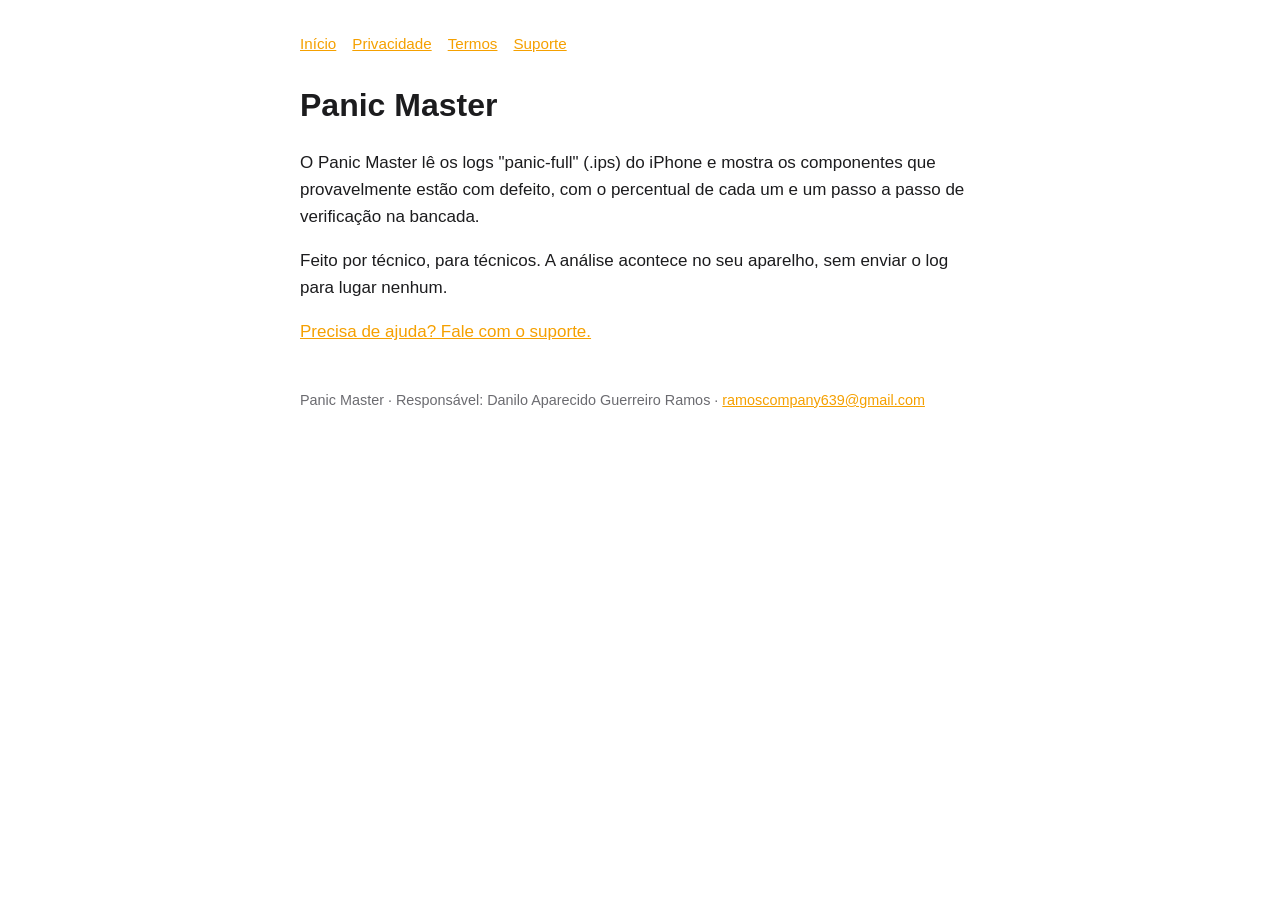
<file: index.html>
<!doctype html><html lang="pt-BR"><head><meta charset="utf-8"><meta name="viewport" content="width=device-width,initial-scale=1"><title>Panic Master · Panic Master</title><link rel="stylesheet" href="style.css"></head><body><main><nav><a href="index.html">Início</a><a href="privacidade.html">Privacidade</a><a href="termos.html">Termos</a><a href="suporte.html">Suporte</a></nav><h1>Panic Master</h1><p>O Panic Master lê os logs "panic-full" (.ips) do iPhone e mostra os componentes que provavelmente estão com defeito, com o percentual de cada um e um passo a passo de verificação na bancada.</p>
<p>Feito por técnico, para técnicos. A análise acontece no seu aparelho, sem enviar o log para lugar nenhum.</p>
<p><a href="suporte.html">Precisa de ajuda? Fale com o suporte.</a></p><footer>Panic Master · Responsável: Danilo Aparecido Guerreiro Ramos · <a href="mailto:ramoscompany639@gmail.com">ramoscompany639@gmail.com</a></footer></main></body></html>
</file>
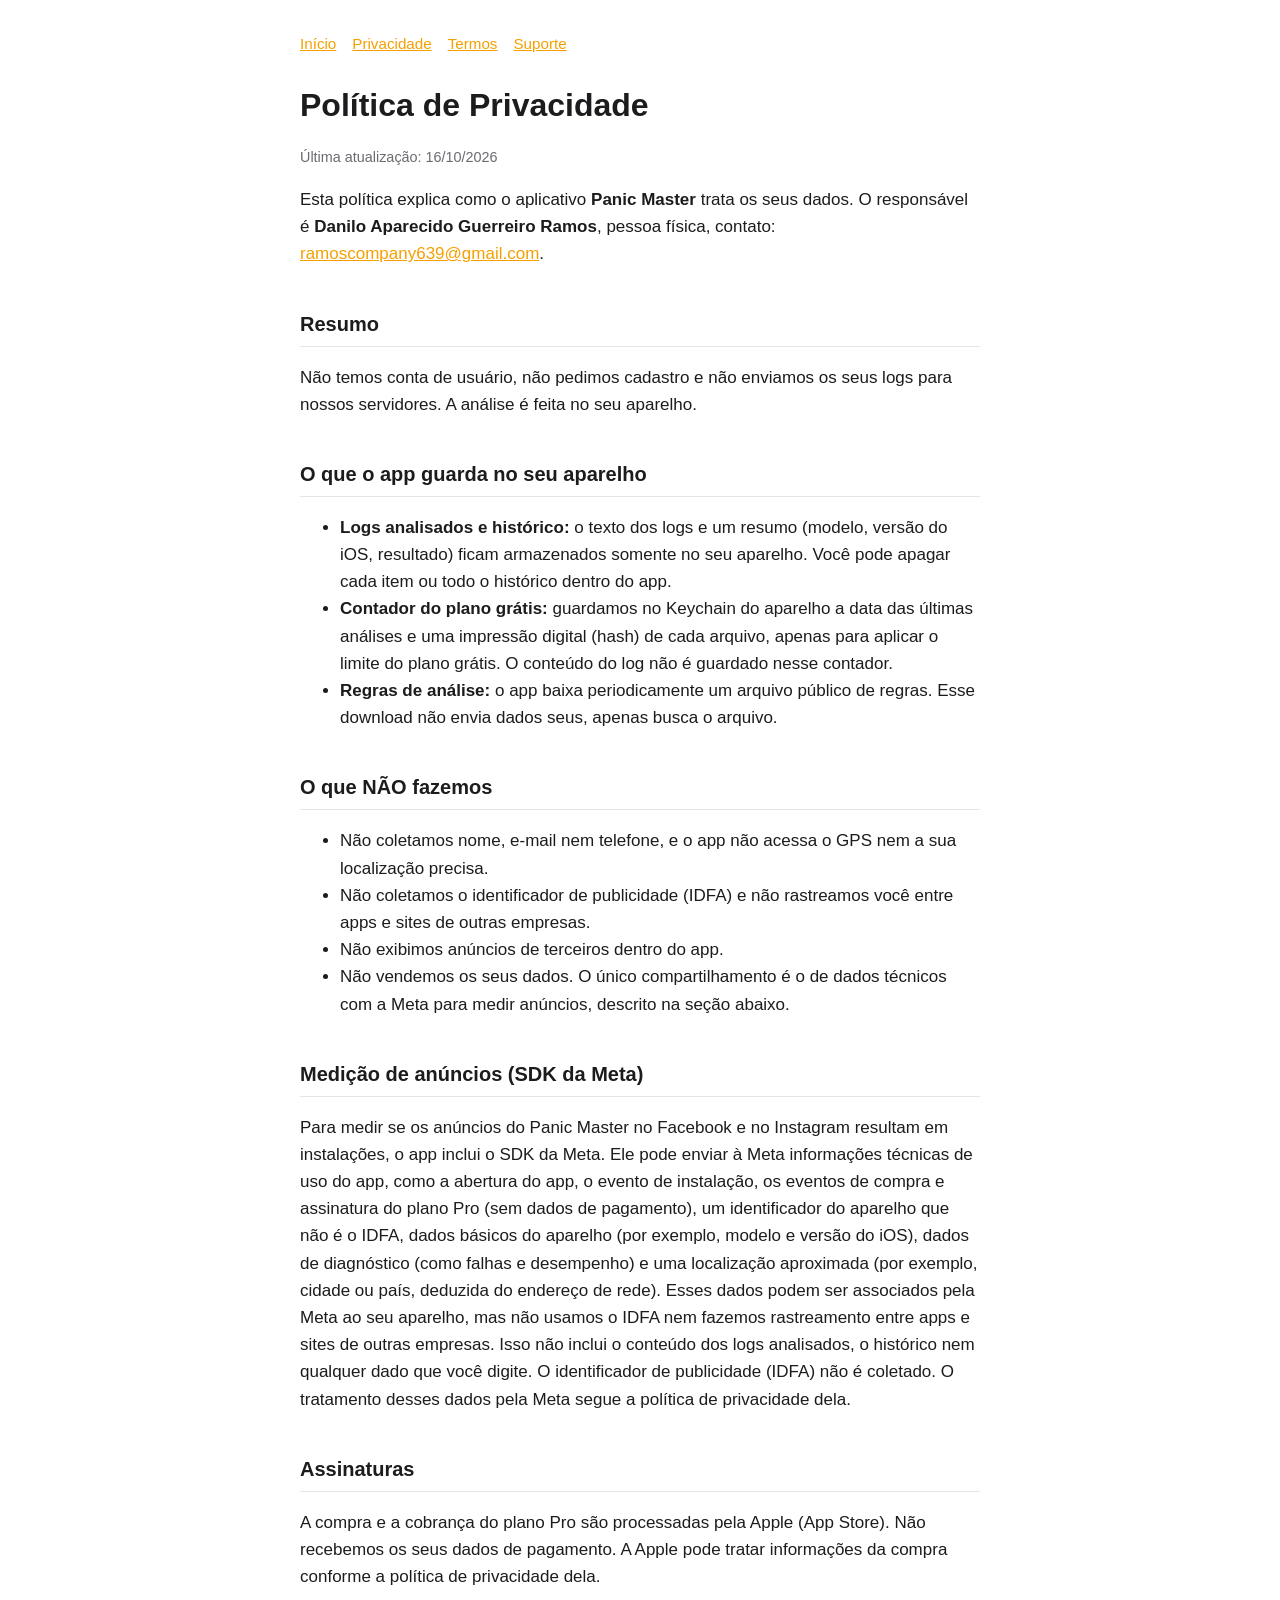
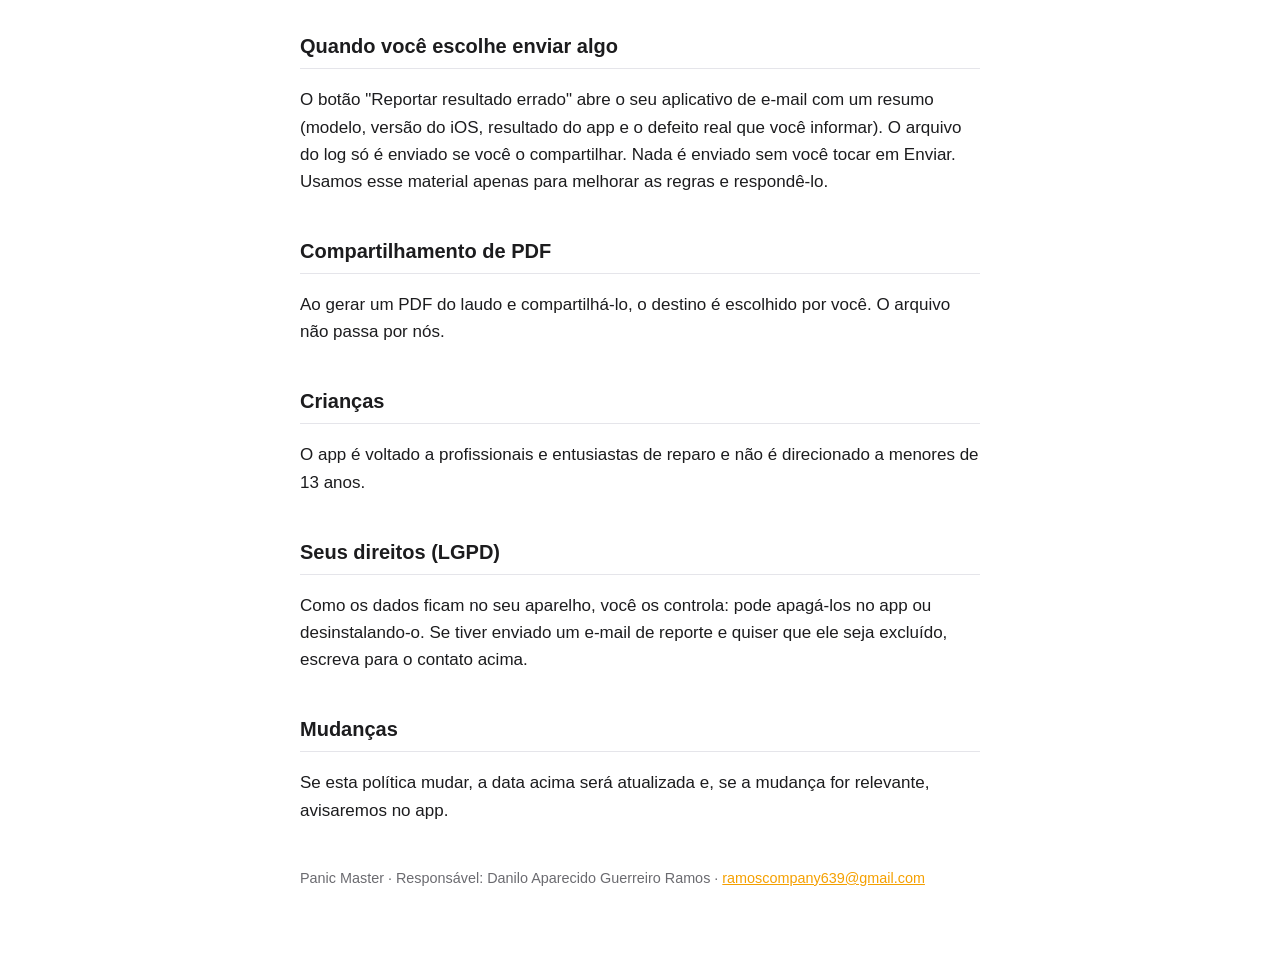
<file: privacidade.html>
<!doctype html><html lang="pt-BR"><head><meta charset="utf-8"><meta name="viewport" content="width=device-width,initial-scale=1"><title>Política de Privacidade · Panic Master</title><link rel="stylesheet" href="style.css"></head><body><main><nav><a href="index.html">Início</a><a href="privacidade.html">Privacidade</a><a href="termos.html">Termos</a><a href="suporte.html">Suporte</a></nav><h1>Política de Privacidade</h1><p class="mut">Última atualização: 16/10/2026</p>
<p>Esta política explica como o aplicativo <strong>Panic Master</strong> trata os seus dados. O responsável é <strong>Danilo Aparecido Guerreiro Ramos</strong>, pessoa física, contato: <a href="mailto:ramoscompany639@gmail.com">ramoscompany639@gmail.com</a>.</p>
<h2>Resumo</h2>
<p>Não temos conta de usuário, não pedimos cadastro e não enviamos os seus logs para nossos servidores. A análise é feita no seu aparelho.</p>
<h2>O que o app guarda no seu aparelho</h2>
<ul>
<li><strong>Logs analisados e histórico:</strong> o texto dos logs e um resumo (modelo, versão do iOS, resultado) ficam armazenados somente no seu aparelho. Você pode apagar cada item ou todo o histórico dentro do app.</li>
<li><strong>Contador do plano grátis:</strong> guardamos no Keychain do aparelho a data das últimas análises e uma impressão digital (hash) de cada arquivo, apenas para aplicar o limite do plano grátis. O conteúdo do log não é guardado nesse contador.</li>
<li><strong>Regras de análise:</strong> o app baixa periodicamente um arquivo público de regras. Esse download não envia dados seus, apenas busca o arquivo.</li>
</ul>
<h2>O que NÃO fazemos</h2>
<ul>
<li>Não coletamos nome, e-mail nem telefone, e o app não acessa o GPS nem a sua localização precisa.</li>
<li>Não coletamos o identificador de publicidade (IDFA) e não rastreamos você entre apps e sites de outras empresas.</li>
<li>Não exibimos anúncios de terceiros dentro do app.</li>
<li>Não vendemos os seus dados. O único compartilhamento é o de dados técnicos com a Meta para medir anúncios, descrito na seção abaixo.</li>
</ul>
<h2>Medição de anúncios (SDK da Meta)</h2>
<p>Para medir se os anúncios do Panic Master no Facebook e no Instagram resultam em instalações, o app inclui o SDK da Meta. Ele pode enviar à Meta informações técnicas de uso do app, como a abertura do app, o evento de instalação, os eventos de compra e assinatura do plano Pro (sem dados de pagamento), um identificador do aparelho que não é o IDFA, dados básicos do aparelho (por exemplo, modelo e versão do iOS), dados de diagnóstico (como falhas e desempenho) e uma localização aproximada (por exemplo, cidade ou país, deduzida do endereço de rede). Esses dados podem ser associados pela Meta ao seu aparelho, mas não usamos o IDFA nem fazemos rastreamento entre apps e sites de outras empresas. Isso não inclui o conteúdo dos logs analisados, o histórico nem qualquer dado que você digite. O identificador de publicidade (IDFA) não é coletado. O tratamento desses dados pela Meta segue a política de privacidade dela.</p>
<h2>Assinaturas</h2>
<p>A compra e a cobrança do plano Pro são processadas pela Apple (App Store). Não recebemos os seus dados de pagamento. A Apple pode tratar informações da compra conforme a política de privacidade dela.</p>
<h2>Quando você escolhe enviar algo</h2>
<p>O botão "Reportar resultado errado" abre o seu aplicativo de e-mail com um resumo (modelo, versão do iOS, resultado do app e o defeito real que você informar). O arquivo do log só é enviado se você o compartilhar. Nada é enviado sem você tocar em Enviar. Usamos esse material apenas para melhorar as regras e respondê-lo.</p>
<h2>Compartilhamento de PDF</h2>
<p>Ao gerar um PDF do laudo e compartilhá-lo, o destino é escolhido por você. O arquivo não passa por nós.</p>
<h2>Crianças</h2>
<p>O app é voltado a profissionais e entusiastas de reparo e não é direcionado a menores de 13 anos.</p>
<h2>Seus direitos (LGPD)</h2>
<p>Como os dados ficam no seu aparelho, você os controla: pode apagá-los no app ou desinstalando-o. Se tiver enviado um e-mail de reporte e quiser que ele seja excluído, escreva para o contato acima.</p>
<h2>Mudanças</h2>
<p>Se esta política mudar, a data acima será atualizada e, se a mudança for relevante, avisaremos no app.</p><footer>Panic Master · Responsável: Danilo Aparecido Guerreiro Ramos · <a href="mailto:ramoscompany639@gmail.com">ramoscompany639@gmail.com</a></footer></main></body></html>
</file>
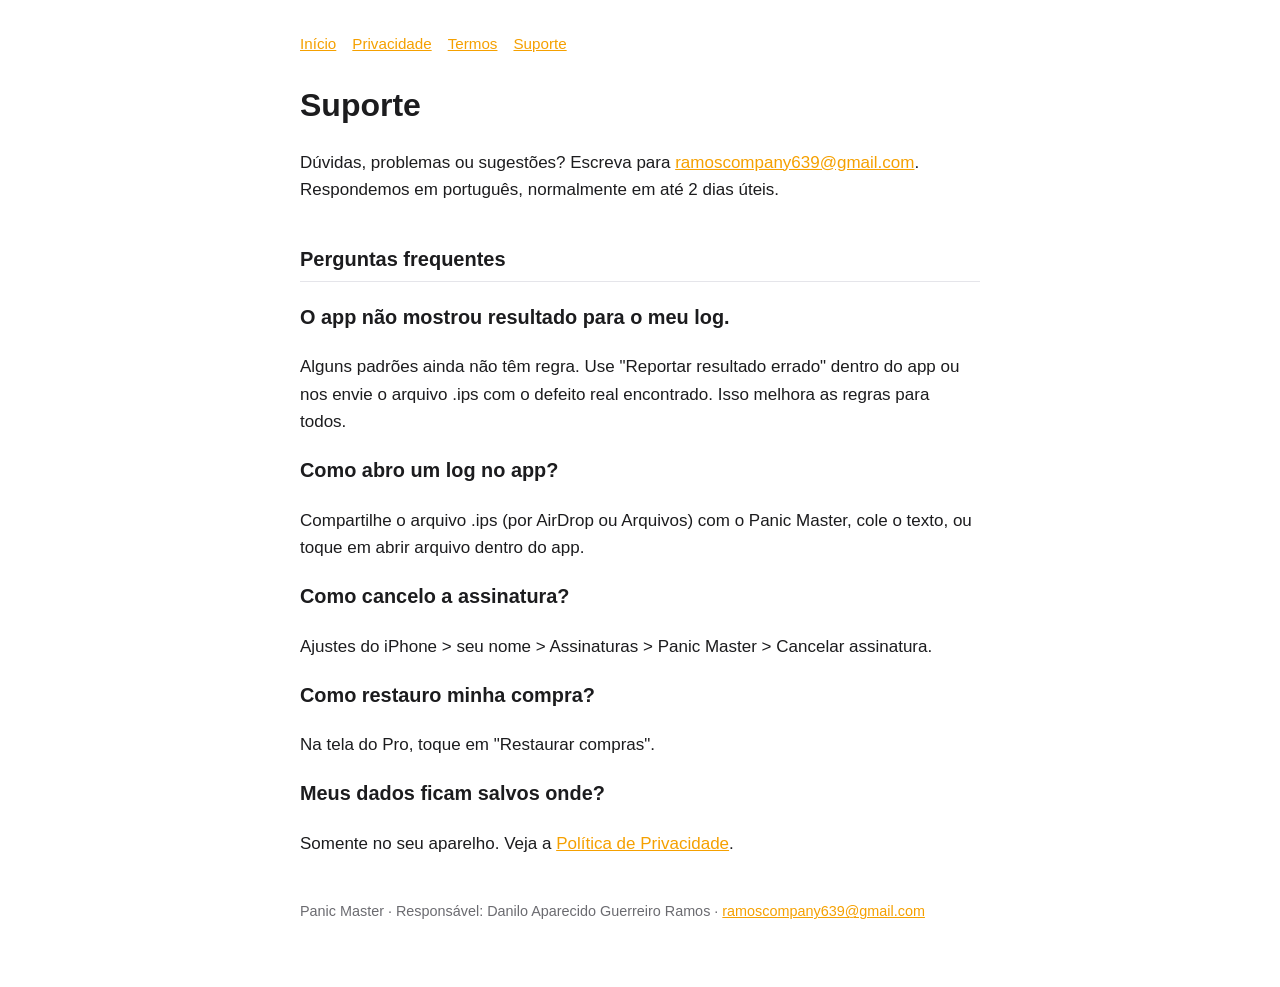
<file: suporte.html>
<!doctype html><html lang="pt-BR"><head><meta charset="utf-8"><meta name="viewport" content="width=device-width,initial-scale=1"><title>Suporte · Panic Master</title><link rel="stylesheet" href="style.css"></head><body><main><nav><a href="index.html">Início</a><a href="privacidade.html">Privacidade</a><a href="termos.html">Termos</a><a href="suporte.html">Suporte</a></nav><h1>Suporte</h1><p>Dúvidas, problemas ou sugestões? Escreva para <a href="mailto:ramoscompany639@gmail.com">ramoscompany639@gmail.com</a>. Respondemos em português, normalmente em até 2 dias úteis.</p>
<h2>Perguntas frequentes</h2>
<h3>O app não mostrou resultado para o meu log.</h3>
<p>Alguns padrões ainda não têm regra. Use "Reportar resultado errado" dentro do app ou nos envie o arquivo .ips com o defeito real encontrado. Isso melhora as regras para todos.</p>
<h3>Como abro um log no app?</h3>
<p>Compartilhe o arquivo .ips (por AirDrop ou Arquivos) com o Panic Master, cole o texto, ou toque em abrir arquivo dentro do app.</p>
<h3>Como cancelo a assinatura?</h3>
<p>Ajustes do iPhone > seu nome > Assinaturas > Panic Master > Cancelar assinatura.</p>
<h3>Como restauro minha compra?</h3>
<p>Na tela do Pro, toque em "Restaurar compras".</p>
<h3>Meus dados ficam salvos onde?</h3>
<p>Somente no seu aparelho. Veja a <a href="privacidade.html">Política de Privacidade</a>.</p><footer>Panic Master · Responsável: Danilo Aparecido Guerreiro Ramos · <a href="mailto:ramoscompany639@gmail.com">ramoscompany639@gmail.com</a></footer></main></body></html>
</file>
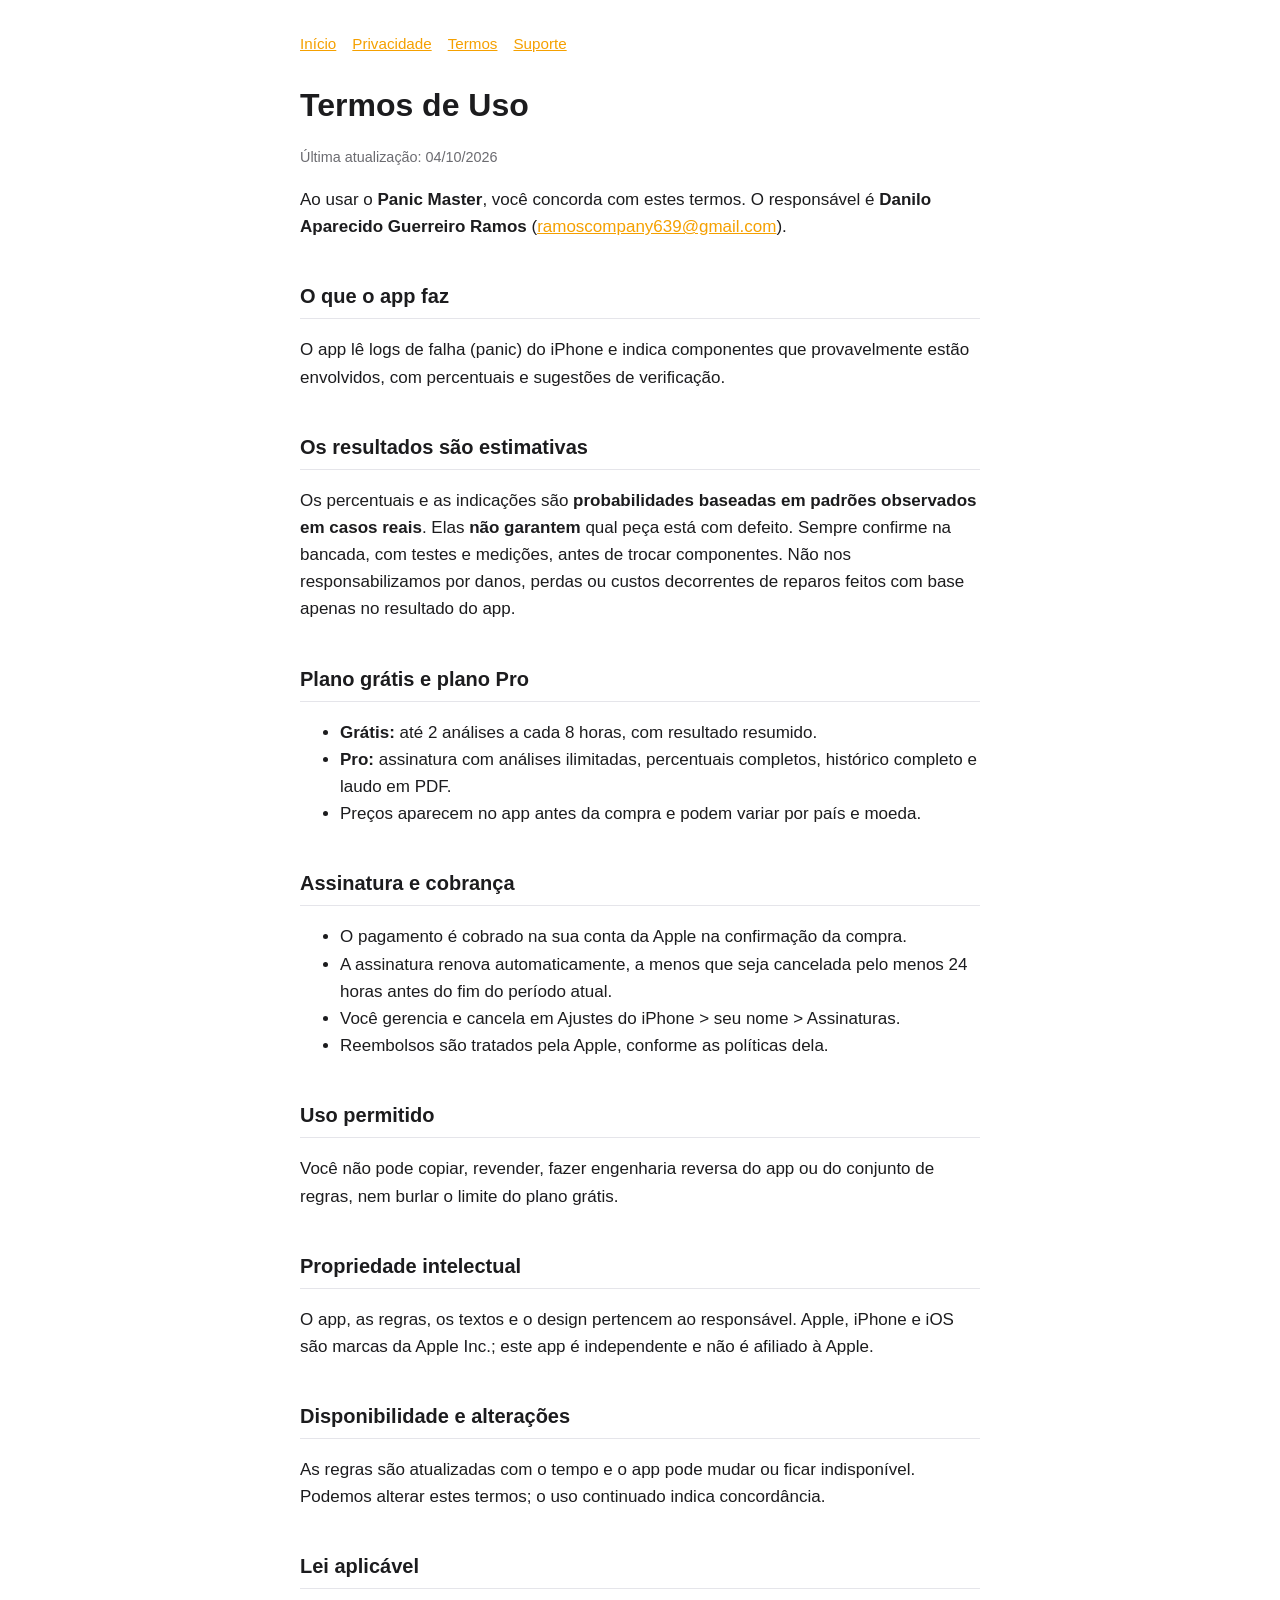
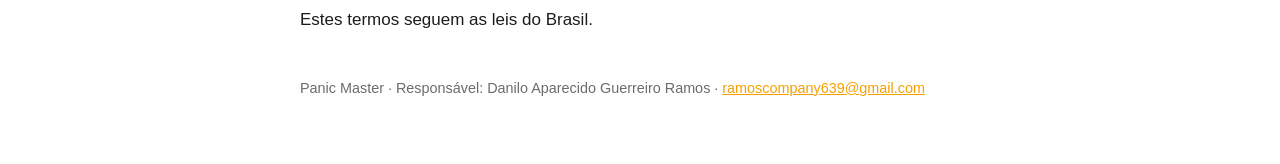
<file: termos.html>
<!doctype html><html lang="pt-BR"><head><meta charset="utf-8"><meta name="viewport" content="width=device-width,initial-scale=1"><title>Termos de Uso · Panic Master</title><link rel="stylesheet" href="style.css"></head><body><main><nav><a href="index.html">Início</a><a href="privacidade.html">Privacidade</a><a href="termos.html">Termos</a><a href="suporte.html">Suporte</a></nav><h1>Termos de Uso</h1><p class="mut">Última atualização: 04/10/2026</p>
<p>Ao usar o <strong>Panic Master</strong>, você concorda com estes termos. O responsável é <strong>Danilo Aparecido Guerreiro Ramos</strong> (<a href="mailto:ramoscompany639@gmail.com">ramoscompany639@gmail.com</a>).</p>
<h2>O que o app faz</h2>
<p>O app lê logs de falha (panic) do iPhone e indica componentes que provavelmente estão envolvidos, com percentuais e sugestões de verificação.</p>
<h2>Os resultados são estimativas</h2>
<p>Os percentuais e as indicações são <strong>probabilidades baseadas em padrões observados em casos reais</strong>. Elas <strong>não garantem</strong> qual peça está com defeito. Sempre confirme na bancada, com testes e medições, antes de trocar componentes. Não nos responsabilizamos por danos, perdas ou custos decorrentes de reparos feitos com base apenas no resultado do app.</p>
<h2>Plano grátis e plano Pro</h2>
<ul>
<li><strong>Grátis:</strong> até 2 análises a cada 8 horas, com resultado resumido.</li>
<li><strong>Pro:</strong> assinatura com análises ilimitadas, percentuais completos, histórico completo e laudo em PDF.</li>
<li>Preços aparecem no app antes da compra e podem variar por país e moeda.</li>
</ul>
<h2>Assinatura e cobrança</h2>
<ul>
<li>O pagamento é cobrado na sua conta da Apple na confirmação da compra.</li>
<li>A assinatura renova automaticamente, a menos que seja cancelada pelo menos 24 horas antes do fim do período atual.</li>
<li>Você gerencia e cancela em Ajustes do iPhone > seu nome > Assinaturas.</li>
<li>Reembolsos são tratados pela Apple, conforme as políticas dela.</li>
</ul>
<h2>Uso permitido</h2>
<p>Você não pode copiar, revender, fazer engenharia reversa do app ou do conjunto de regras, nem burlar o limite do plano grátis.</p>
<h2>Propriedade intelectual</h2>
<p>O app, as regras, os textos e o design pertencem ao responsável. Apple, iPhone e iOS são marcas da Apple Inc.; este app é independente e não é afiliado à Apple.</p>
<h2>Disponibilidade e alterações</h2>
<p>As regras são atualizadas com o tempo e o app pode mudar ou ficar indisponível. Podemos alterar estes termos; o uso continuado indica concordância.</p>
<h2>Lei aplicável</h2>
<p>Estes termos seguem as leis do Brasil.</p><footer>Panic Master · Responsável: Danilo Aparecido Guerreiro Ramos · <a href="mailto:ramoscompany639@gmail.com">ramoscompany639@gmail.com</a></footer></main></body></html>
</file>
<file: style.css>
:root{--bg:#fff;--fg:#1c1c1e;--mut:#6b6b70;--acc:#f5a000;--line:#e5e5ea}
@media(prefers-color-scheme:dark){:root{--bg:#111113;--fg:#f2f2f4;--mut:#9a9aa0;--line:#2a2a2e}}
*{box-sizing:border-box}
body{margin:0;background:var(--bg);color:var(--fg);font:17px/1.6 -apple-system,BlinkMacSystemFont,"Segoe UI",Roboto,sans-serif}
main{max-width:720px;margin:0 auto;padding:32px 20px 64px}
h1{font-size:2rem;margin:.2em 0}h2{font-size:1.25rem;margin-top:2em;border-bottom:1px solid var(--line);padding-bottom:.3em}
a{color:var(--acc)}nav{display:flex;gap:16px;flex-wrap:wrap;margin-bottom:24px;font-size:.95rem}
.mut{color:var(--mut);font-size:.9rem}footer{margin-top:3em;color:var(--mut);font-size:.9rem}
</file>
